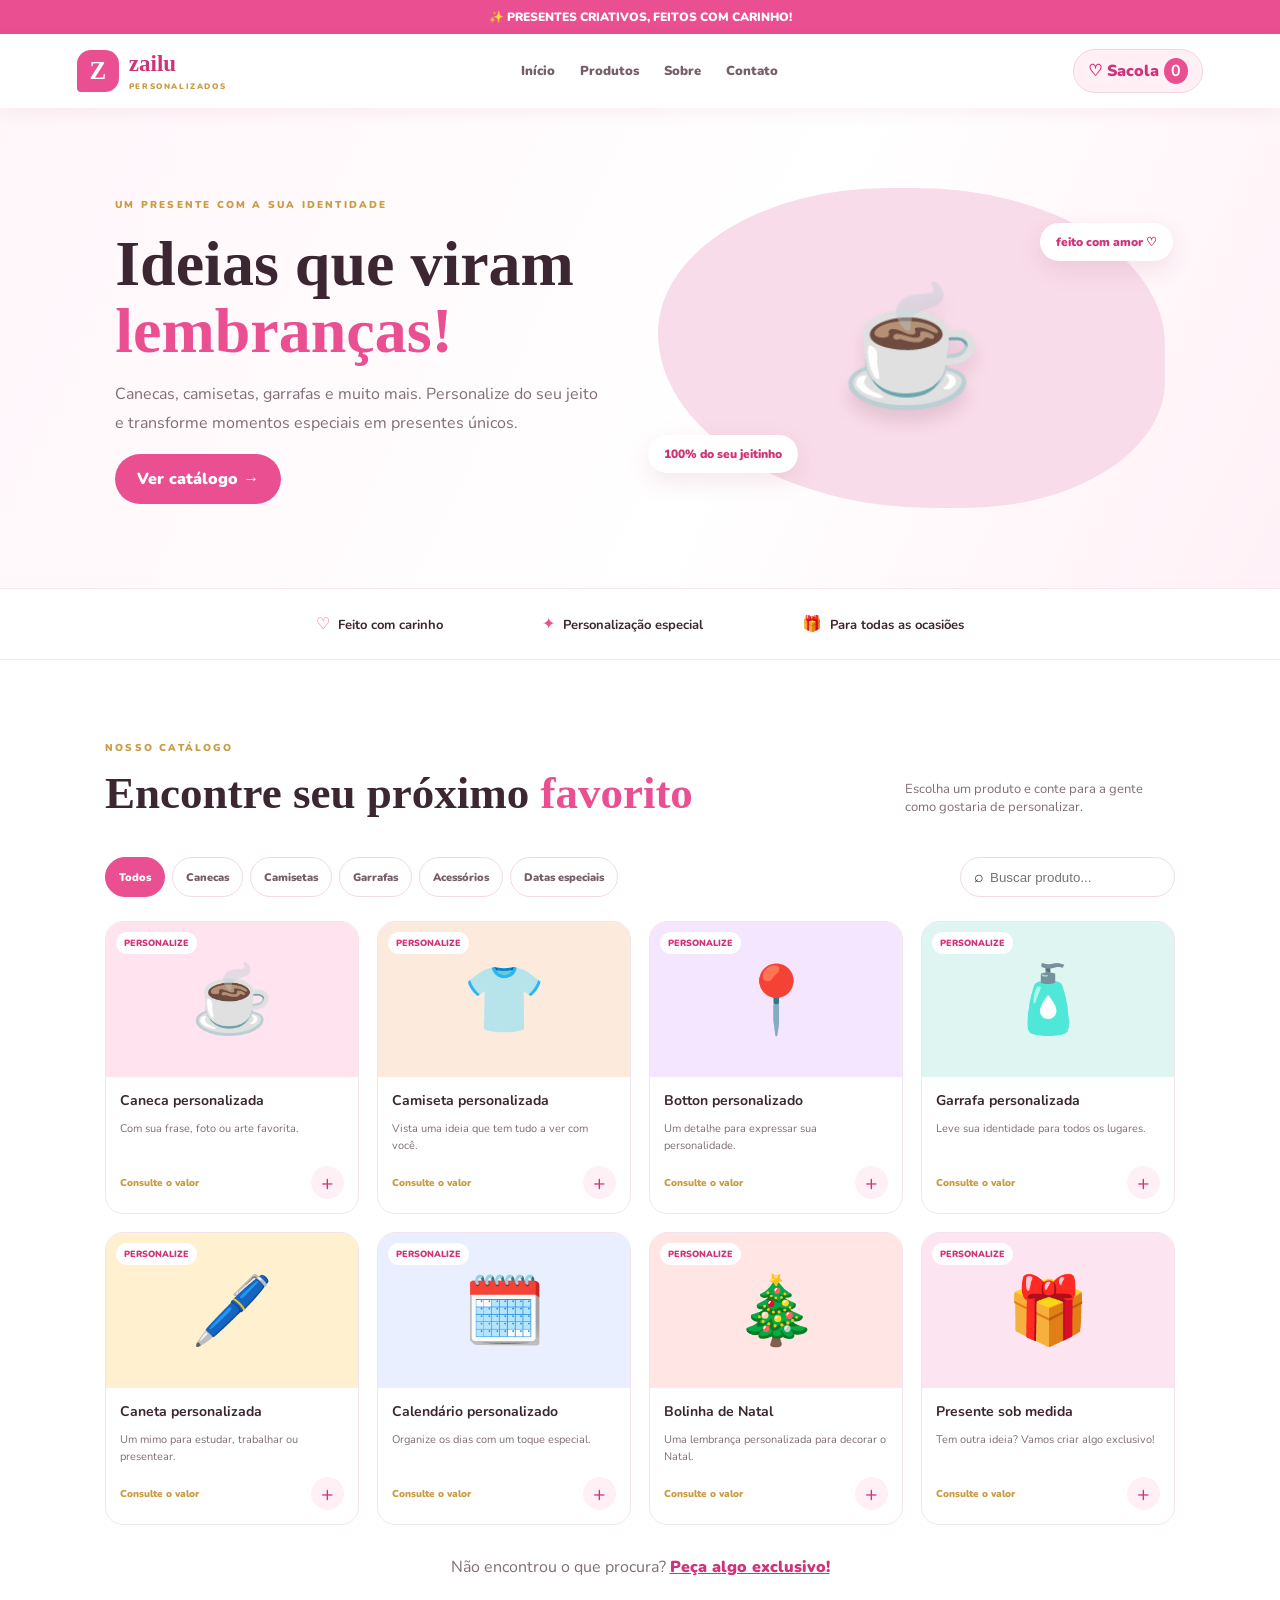
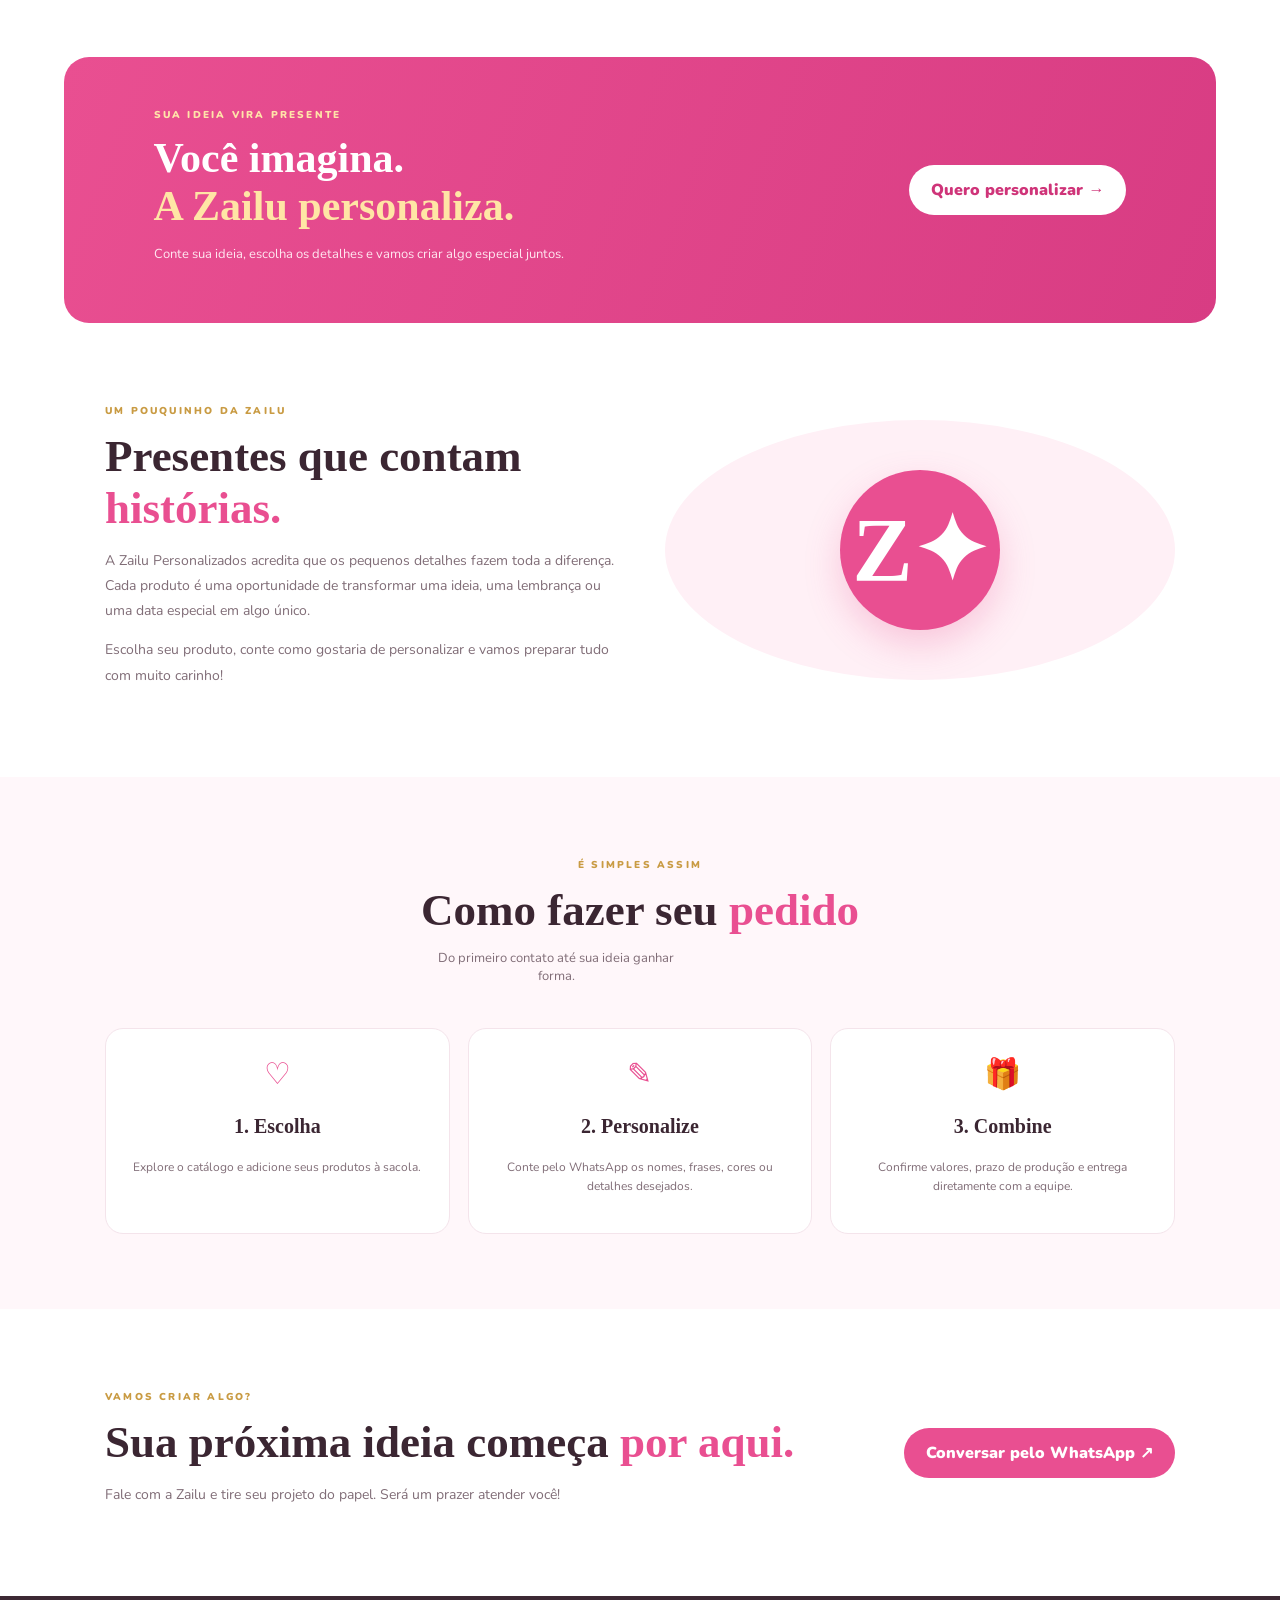
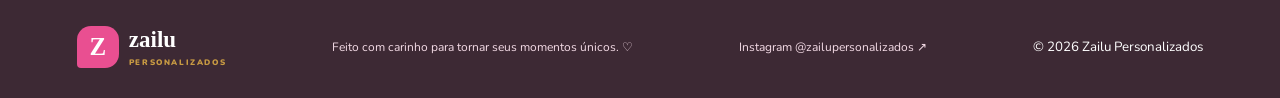
<file: docs/index.html>
<!doctype html>
<html lang="pt-BR"><head><meta charset="utf-8"><meta name="viewport" content="width=device-width,initial-scale=1"><meta name="theme-color" content="#e94f91"><meta name="description" content="Presentes personalizados feitos com carinho pela Zailu Personalizados."><title>Zailu Personalizados</title><link rel="preconnect" href="https://fonts.googleapis.com"><link href="https://fonts.googleapis.com/css2?family=Nunito:wght@400;700;800;900&family=Playfair+Display:wght@700;800&display=swap" rel="stylesheet">
<style>
:root{--p:#e94f91;--d:#cf3479;--s:#fff0f6;--g:#c99b43;--i:#3b2632;--m:#806d77}*{box-sizing:border-box}html{scroll-behavior:smooth}body{margin:0;color:var(--i);font-family:Nunito,sans-serif}a{text-decoration:none;color:inherit}.top{background:var(--p);color:white;text-align:center;padding:9px;font-size:12px;font-weight:900}.head{height:74px;padding:0 6%;display:flex;align-items:center;justify-content:space-between;position:sticky;top:0;background:white;z-index:5;box-shadow:0 4px 18px #7d294010}.logo{display:flex;align-items:center;gap:10px;color:var(--d)}.mark{background:var(--p);color:white;border-radius:14px 14px 14px 4px;width:42px;height:42px;display:grid;place-items:center;font:800 25px Georgia}.logo strong{font:800 23px Georgia}.logo small{display:block;color:var(--g);font:900 8px Nunito;letter-spacing:.2em;margin-top:4px}.nav{display:flex;gap:25px;font-size:13px;font-weight:900;color:#765f6b}.nav a:hover{color:var(--p)}button,.btn{font:inherit;cursor:pointer}.bag{border:1px solid #f1d5e1;background:var(--s);color:var(--d);border-radius:30px;padding:10px 14px;font-weight:900}.bag b{background:var(--p);color:white;border-radius:50%;padding:2px 7px}.hero{background:linear-gradient(115deg,#fff6fa,#fff 58%,#fff1f7);padding:70px 9%;display:grid;grid-template-columns:1fr 1fr;align-items:center;gap:35px;min-height:480px}.eyebrow{color:var(--g);font-size:10px;font-weight:900;letter-spacing:.22em}.hero h1{font:800 clamp(40px,5vw,64px)/1.05 Georgia;margin:16px 0}.hero em,h2 em{color:var(--p);font-style:normal}.hero p,.intro{color:var(--m);line-height:1.8;max-width:490px}.btn{display:inline-block;background:var(--p);color:white;padding:14px 22px;border-radius:30px;font-weight:900;border:0}.btn:hover{background:var(--d)}.art{height:320px;border-radius:48% 52% 42% 58%;background:#f9dce9;display:grid;place-items:center;position:relative}.mug{font-size:115px;filter:drop-shadow(0 12px 8px #71304b24)}.bubble{position:absolute;background:white;color:var(--d);padding:11px 16px;border-radius:30px;box-shadow:0 8px 25px #a34a6d22;font-size:12px;font-weight:900}.b1{top:35px;right:-8px}.b2{bottom:35px;left:-10px}.benefits{display:flex;justify-content:center;gap:8%;padding:24px;border-block:1px solid #f8e5ed}.benefits b{font-size:13px}.benefits span{color:var(--p);margin-right:8px}.wrap{max-width:1120px;margin:auto;padding:75px 25px}.section-title{display:flex;justify-content:space-between;align-items:end;gap:20px;margin-bottom:28px}.section-title h2,.about h2,.contact h2{font:800 clamp(31px,4vw,45px) Georgia;margin:10px 0}.section-title p{color:var(--m);font-size:13px;max-width:270px}.tools{display:flex;justify-content:space-between;gap:15px;flex-wrap:wrap;margin-bottom:24px}.filters{display:flex;gap:7px;flex-wrap:wrap}.filter{border:1px solid #f0dbe5;background:white;color:#765f6b;border-radius:25px;padding:8px 13px;font-size:11px;font-weight:900}.filter.active,.filter:hover{background:var(--p);color:white;border-color:var(--p)}.search{border:1px solid #f0dbe5;border-radius:25px;padding:8px 13px}.search input{border:0;outline:0}.grid{display:grid;grid-template-columns:repeat(4,1fr);gap:18px}.card{border:1px solid #f3e4eb;border-radius:18px;overflow:hidden;transition:.2s}.card:hover{transform:translateY(-4px);box-shadow:0 15px 35px #a34a6d18}.photo{height:155px;background:var(--bg);display:grid;place-items:center;font-size:66px;position:relative}.tag{position:absolute;top:10px;left:10px;background:white;color:var(--d);font-size:9px;padding:5px 8px;border-radius:20px;font-weight:900}.info{padding:14px}.info h3{font-size:14px;margin:0 0 6px}.info p{font-size:11px;color:var(--m);line-height:1.5;min-height:34px}.line{display:flex;justify-content:space-between;align-items:center}.price{font-size:10px;color:var(--g);font-weight:900}.add{border:0;border-radius:50%;background:var(--s);color:var(--d);width:33px;height:33px;font-size:21px}.banner{margin:0 5%;border-radius:25px;background:linear-gradient(110deg,#e94f91,#d83c83);color:white;padding:45px 7%;display:flex;align-items:center;justify-content:space-between;gap:20px}.banner h2{font:800 42px Georgia;margin:10px 0}.banner p{color:#ffe7f0;font-size:13px;max-width:420px;line-height:1.7}.banner .eyebrow{color:#ffe4a9}.light{background:white;color:var(--d);white-space:nowrap}.about{display:grid;grid-template-columns:1fr 1fr;gap:50px;align-items:center}.about p,.contact p{color:var(--m);line-height:1.8;font-size:14px}.seal{height:260px;border-radius:50%;background:var(--s);display:grid;place-items:center;color:white;font:800 90px Georgia}.seal span{background:var(--p);width:160px;height:160px;border-radius:50%;display:grid;place-items:center;box-shadow:0 15px 35px #e94f9140}.steps{background:#fff7fa}.steps-grid{display:grid;grid-template-columns:repeat(3,1fr);gap:18px;margin-top:30px}.step{background:white;border:1px solid #f4e4eb;border-radius:18px;padding:25px;text-align:center}.step i{font-style:normal;color:var(--p);font-size:30px}.step h3{font:800 20px Georgia}.step p{font-size:12px;color:var(--m);line-height:1.6}.contact{display:flex;justify-content:space-between;align-items:center;gap:20px}.footer{background:#3d2934;color:white;padding:30px 6%;display:flex;justify-content:space-between;align-items:center;gap:18px;flex-wrap:wrap}.footer p,.footer a{font-size:12px;color:#f5dce7}.overlay{position:fixed;inset:0;background:#21101b88;z-index:9;display:none}.overlay.show{display:block}.drawer{position:fixed;z-index:10;right:0;top:0;height:100vh;width:min(410px,100%);background:white;padding:24px;transform:translateX(105%);transition:.25s;display:flex;flex-direction:column}.drawer.open{transform:translateX(0)}.drawer-head{display:flex;justify-content:space-between;align-items:center}.drawer h2{font:800 27px Georgia}.close{border:0;background:var(--s);color:var(--p);font-size:25px;border-radius:50%;width:38px;height:38px}.items{overflow:auto;flex:1}.item{padding:13px 0;border-bottom:1px solid #f4e5ec;display:flex;justify-content:space-between;gap:10px;font-size:13px}.item button{border:0;background:var(--s);color:var(--d);border-radius:50%;width:25px;height:25px}.drawer-foot{border-top:1px solid #f4e5ec;padding-top:15px}.drawer-foot p{font-size:11px;color:var(--m)}@media(max-width:760px){.nav{display:none}.hero{grid-template-columns:1fr;text-align:center;padding:50px 24px 30px}.hero p{margin:18px auto 25px}.art{height:240px;max-width:420px;width:100%;margin:auto}.benefits{gap:18px;flex-wrap:wrap}.grid{grid-template-columns:repeat(2,1fr);gap:11px}.photo{height:130px}.section-title{display:block}.banner{display:block;text-align:center;padding:35px 24px}.banner p{margin:14px auto 22px}.about{grid-template-columns:1fr}.seal{height:210px}.steps-grid{grid-template-columns:1fr}.contact{display:block;text-align:center}.footer{justify-content:center;text-align:center;flex-direction:column}}@media(max-width:370px){.grid{grid-template-columns:1fr}}
</style></head><body>
<div class="top">✨ PRESENTES CRIATIVOS, FEITOS COM CARINHO!</div>
<header class="head"><a class="logo" href="#inicio"><span class="mark">Z</span><span><strong>zailu</strong><small>PERSONALIZADOS</small></span></a><nav class="nav"><a href="#inicio">Início</a><a href="#produtos">Produtos</a><a href="#sobre">Sobre</a><a href="#contato">Contato</a></nav><button class="bag" id="openBag">♡ Sacola <b id="count">0</b></button></header>
<main>
<section class="hero" id="inicio"><div><span class="eyebrow">UM PRESENTE COM A SUA IDENTIDADE</span><h1>Ideias que viram<br><em>lembranças!</em></h1><p>Canecas, camisetas, garrafas e muito mais. Personalize do seu jeito e transforme momentos especiais em presentes únicos.</p><a class="btn" href="#produtos">Ver catálogo →</a></div><div class="art"><span class="mug">☕</span><span class="bubble b1">feito com amor ♡</span><span class="bubble b2">100% do seu jeitinho</span></div></section>
<section class="benefits"><div><span>♡</span><b>Feito com carinho</b></div><div><span>✦</span><b>Personalização especial</b></div><div><span>🎁</span><b>Para todas as ocasiões</b></div></section>
<section class="wrap" id="produtos"><div class="section-title"><div><span class="eyebrow">NOSSO CATÁLOGO</span><h2>Encontre seu próximo <em>favorito</em></h2></div><p>Escolha um produto e conte para a gente como gostaria de personalizar.</p></div><div class="tools"><div class="filters" id="filters"><button class="filter active" data-cat="todos">Todos</button><button class="filter" data-cat="canecas">Canecas</button><button class="filter" data-cat="vestuario">Camisetas</button><button class="filter" data-cat="garrafas">Garrafas</button><button class="filter" data-cat="acessorios">Acessórios</button><button class="filter" data-cat="datas">Datas especiais</button></div><label class="search">⌕ <input id="search" placeholder="Buscar produto..."></label></div><div class="grid" id="grid"></div><p class="intro" style="text-align:center;margin:28px auto 0">Não encontrou o que procura? <a href="#contato" style="color:var(--d);font-weight:900;text-decoration:underline">Peça algo exclusivo!</a></p></section>
<section class="banner"><div><span class="eyebrow">SUA IDEIA VIRA PRESENTE</span><h2>Você imagina.<br><em style="color:#ffe5a5">A Zailu personaliza.</em></h2><p>Conte sua ideia, escolha os detalhes e vamos criar algo especial juntos.</p></div><a class="btn light" href="#contato">Quero personalizar →</a></section>
<section class="wrap about" id="sobre"><div><span class="eyebrow">UM POUQUINHO DA ZAILU</span><h2>Presentes que contam <em>histórias.</em></h2><p>A Zailu Personalizados acredita que os pequenos detalhes fazem toda a diferença. Cada produto é uma oportunidade de transformar uma ideia, uma lembrança ou uma data especial em algo único.</p><p>Escolha seu produto, conte como gostaria de personalizar e vamos preparar tudo com muito carinho!</p></div><div class="seal"><span>Z✦</span></div></section>
<section class="steps"><div class="wrap"><div class="section-title" style="justify-content:center;text-align:center"><div><span class="eyebrow">É SIMPLES ASSIM</span><h2>Como fazer seu <em>pedido</em></h2><p>Do primeiro contato até sua ideia ganhar forma.</p></div></div><div class="steps-grid"><article class="step"><i>♡</i><h3>1. Escolha</h3><p>Explore o catálogo e adicione seus produtos à sacola.</p></article><article class="step"><i>✎</i><h3>2. Personalize</h3><p>Conte pelo WhatsApp os nomes, frases, cores ou detalhes desejados.</p></article><article class="step"><i>🎁</i><h3>3. Combine</h3><p>Confirme valores, prazo de produção e entrega diretamente com a equipe.</p></article></div></div></section>
<section class="wrap contact" id="contato"><div><span class="eyebrow">VAMOS CRIAR ALGO?</span><h2>Sua próxima ideia começa <em>por aqui.</em></h2><p>Fale com a Zailu e tire seu projeto do papel. Será um prazer atender você!</p></div><a class="btn" href="https://wa.me/5512981266819?text=Ol%C3%A1%2C%20vim%20pelo%20site%20da%20Zailu%20Personalizados!" target="_blank" rel="noopener">Conversar pelo WhatsApp ↗</a></section>
</main><footer class="footer"><a class="logo" href="#inicio"><span class="mark">Z</span><span><strong style="color:white">zailu</strong><small>PERSONALIZADOS</small></span></a><p>Feito com carinho para tornar seus momentos únicos. ♡</p><a href="https://www.instagram.com/zailupersonalizados/" target="_blank" rel="noopener">Instagram @zailupersonalizados ↗</a><small>© <span id="year"></span> Zailu Personalizados</small></footer>
<div class="overlay" id="overlay"></div><aside class="drawer" id="drawer"><div class="drawer-head"><h2>Sua sacola ♡</h2><button class="close" id="close">×</button></div><div class="items" id="items"><p class="intro">Sua sacola está esperando por uma ideia especial. ✨</p></div><div class="drawer-foot"><p>Valores, disponibilidade, personalização e prazo serão confirmados pelo WhatsApp.</p><button class="btn" id="send" style="width:100%">Enviar pedido pelo WhatsApp ↗</button></div></aside>
<script>
const products=[
{id:1,n:"Caneca personalizada",c:"canecas",d:"Com sua frase, foto ou arte favorita.",e:"☕",b:"#ffe3ef"},{id:2,n:"Camiseta personalizada",c:"vestuario",d:"Vista uma ideia que tem tudo a ver com você.",e:"👕",b:"#fcebdc"},{id:3,n:"Botton personalizado",c:"acessorios",d:"Um detalhe para expressar sua personalidade.",e:"📍",b:"#f4e6ff"},{id:4,n:"Garrafa personalizada",c:"garrafas",d:"Leve sua identidade para todos os lugares.",e:"🧴",b:"#dff5f1"},{id:5,n:"Caneta personalizada",c:"acessorios",d:"Um mimo para estudar, trabalhar ou presentear.",e:"🖊️",b:"#fff0cf"},{id:6,n:"Calendário personalizado",c:"datas",d:"Organize os dias com um toque especial.",e:"🗓️",b:"#e9efff"},{id:7,n:"Bolinha de Natal",c:"datas",d:"Uma lembrança personalizada para decorar o Natal.",e:"🎄",b:"#ffe5e3"},{id:8,n:"Presente sob medida",c:"todos",d:"Tem outra ideia? Vamos criar algo exclusivo!",e:"🎁",b:"#fce5f0"}];
let cart=[],category="todos";const grid=document.getElementById("grid");
function render(){let q=document.getElementById("search").value.toLocaleLowerCase("pt-BR");let list=products.filter(p=>(category==="todos"||p.c===category||p.c==="todos")&&(p.n+" "+p.d).toLocaleLowerCase("pt-BR").includes(q));grid.innerHTML=list.map(p=>'<article class="card"><div class="photo" style="--bg:'+p.b+'"><span class="tag">PERSONALIZE</span>'+p.e+'</div><div class="info"><h3>'+p.n+'</h3><p>'+p.d+'</p><div class="line"><span class="price">Consulte o valor</span><button class="add" data-add="'+p.id+'">+</button></div></div></article>').join("")||"<p>Nenhum produto encontrado.</p>"}
function update(){document.getElementById("count").textContent=cart.reduce((s,p)=>s+p.qty,0);document.getElementById("items").innerHTML=cart.length?cart.map(p=>'<div class="item"><span>'+p.e+' '+p.n+' × '+p.qty+'</span><span><button data-dec="'+p.id+'">−</button> <button data-inc="'+p.id+'">+</button></span></div>').join(""):"<p class='intro'>Sua sacola está esperando por uma ideia especial. ✨</p>"}
function show(){document.getElementById("drawer").classList.add("open");document.getElementById("overlay").classList.add("show")}function hide(){document.getElementById("drawer").classList.remove("open");document.getElementById("overlay").classList.remove("show")}
grid.addEventListener("click",e=>{let b=e.target.closest("[data-add]");if(!b)return;let p=products.find(x=>x.id===+b.dataset.add),f=cart.find(x=>x.id===p.id);f?f.qty++:cart.push({...p,qty:1});update()});
document.getElementById("items").addEventListener("click",e=>{let id=+(e.target.dataset.inc||e.target.dataset.dec);if(!id)return;let p=cart.find(x=>x.id===id);p.qty+=e.target.dataset.inc?1:-1;if(p.qty<1)cart=cart.filter(x=>x.id!==id);update()});
document.getElementById("filters").addEventListener("click",e=>{let b=e.target.closest("[data-cat]");if(!b)return;category=b.dataset.cat;document.querySelectorAll(".filter").forEach(x=>x.classList.toggle("active",x===b));render()});document.getElementById("search").addEventListener("input",render);
document.getElementById("openBag").onclick=show;document.getElementById("close").onclick=hide;document.getElementById("overlay").onclick=hide;
document.getElementById("send").onclick=()=>{if(!cart.length){alert("Adicione um produto à sacola primeiro.");return}let msg="Olá! Vim pelo site da Zailu Personalizados e gostaria de fazer um pedido:\n\n"+cart.map(p=>"• "+p.n+" — quantidade: "+p.qty).join("\n")+"\n\nPode me informar valores, opções de personalização e prazo?";window.open("https://wa.me/5512981266819?text="+encodeURIComponent(msg),"_blank","noopener")};
document.getElementById("year").textContent=new Date().getFullYear();render();update();
</script></body></html>
</file>
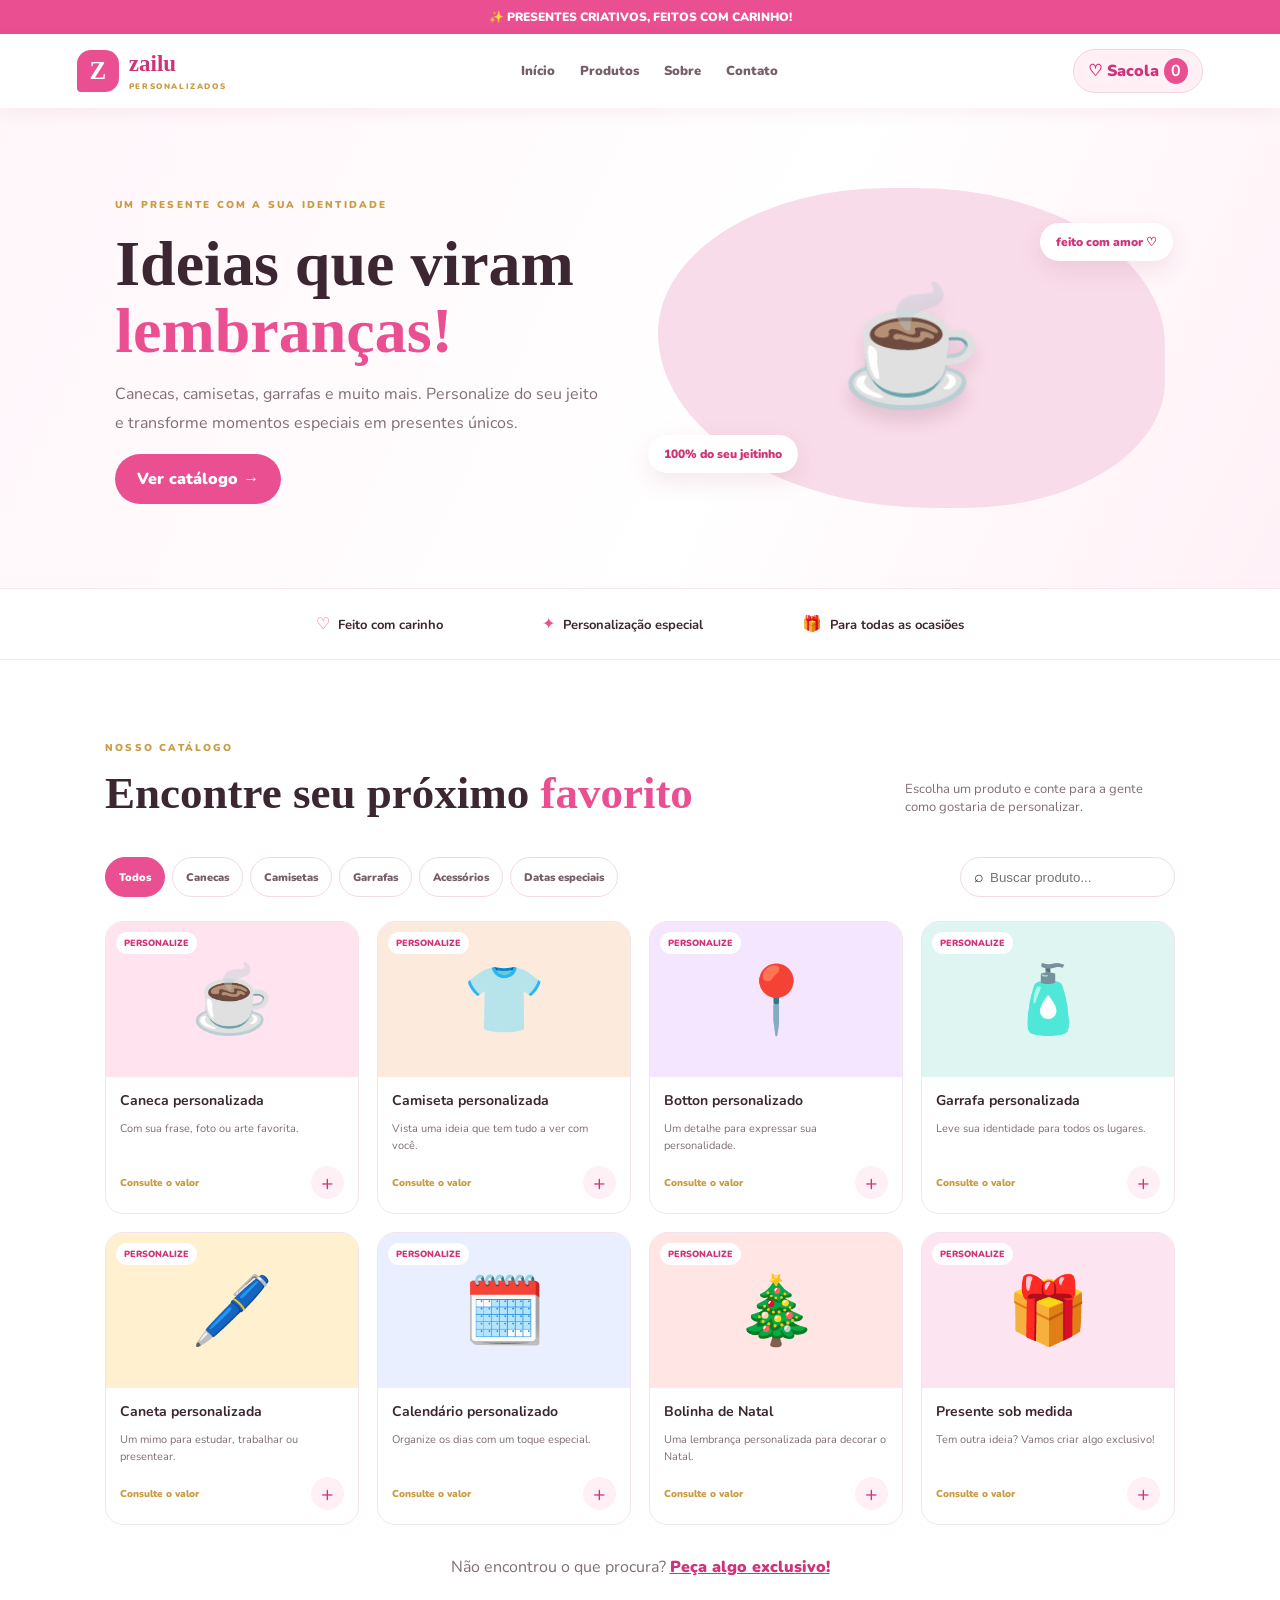
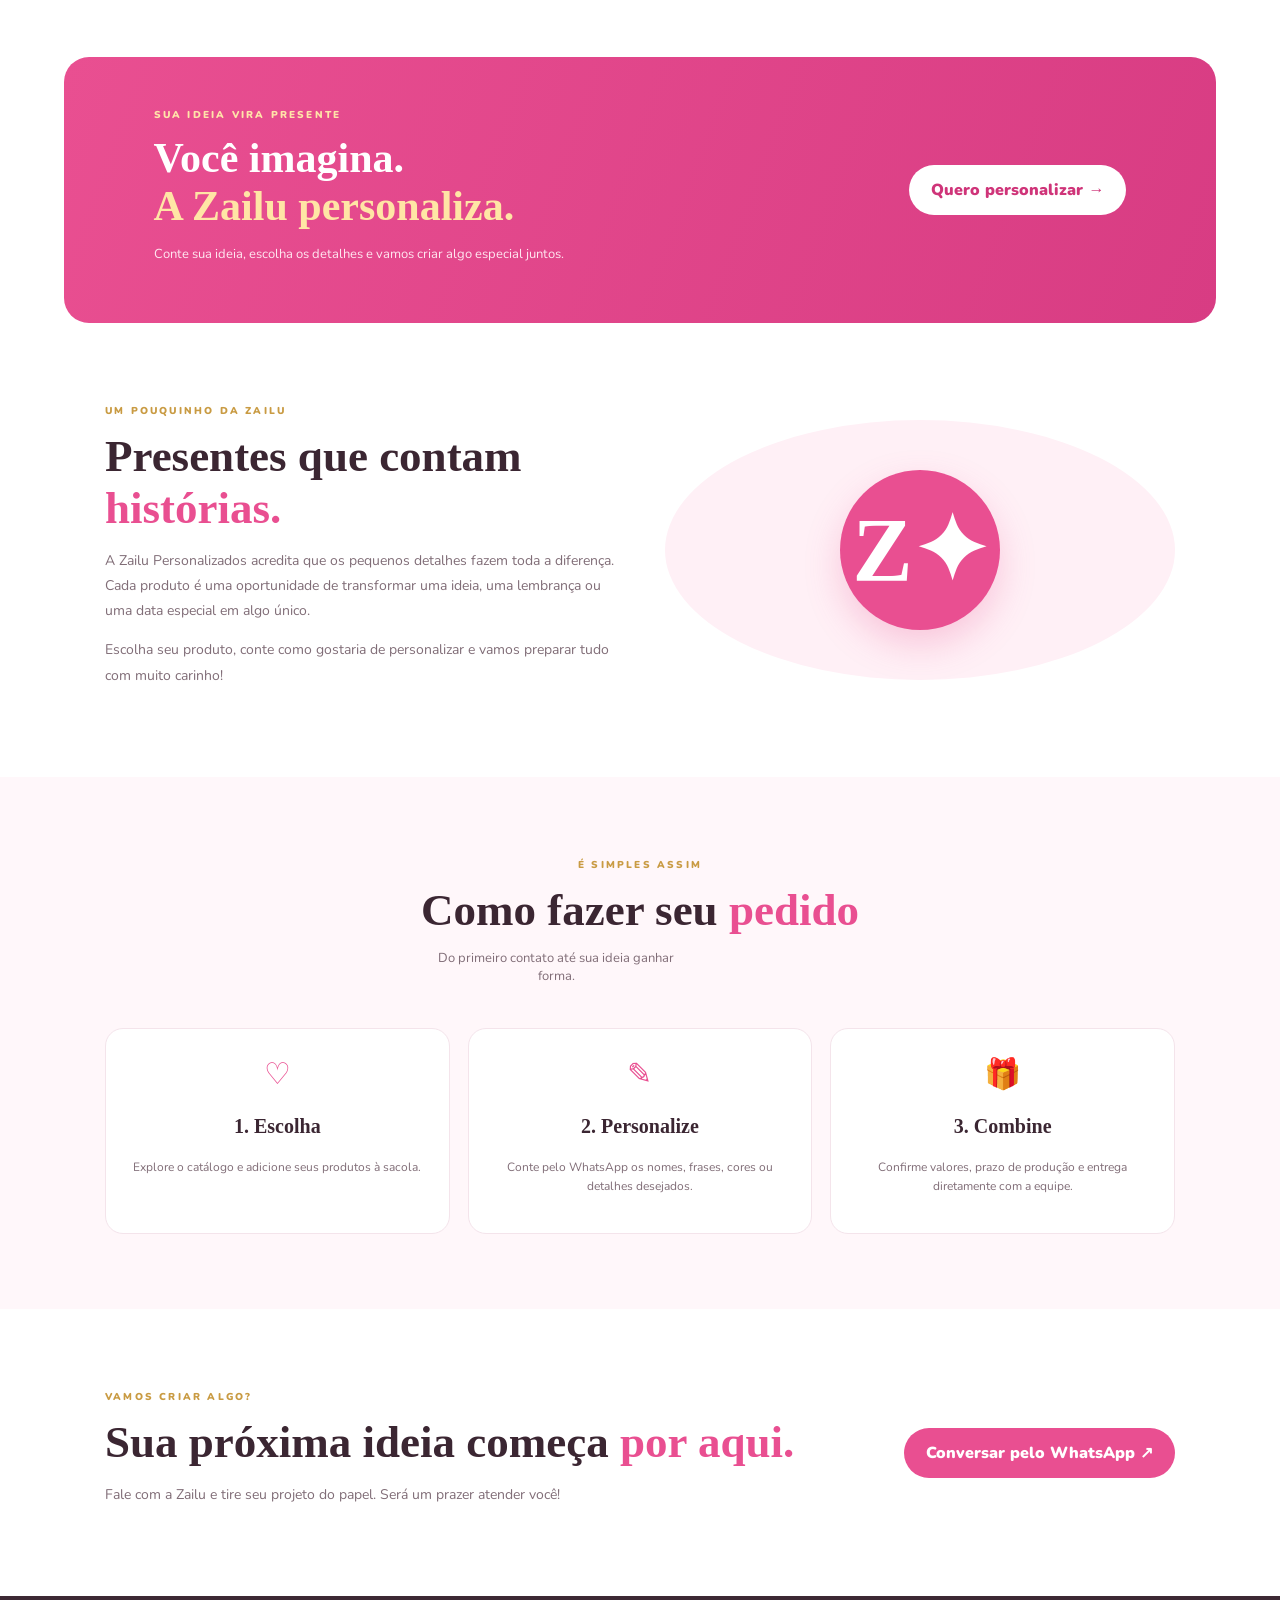
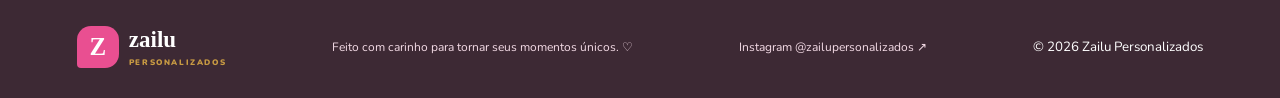
<file: nova-versao/index.html>
<!doctype html>
<html lang="pt-BR"><head><meta charset="utf-8"><meta name="viewport" content="width=device-width,initial-scale=1"><meta name="theme-color" content="#e94f91"><meta name="description" content="Catálogo da Zailu Personalizados: presentes e produtos feitos do seu jeito."><title>Zailu Personalizados | Nova versão</title><link rel="preconnect" href="https://fonts.googleapis.com"><link href="https://fonts.googleapis.com/css2?family=Nunito:wght@400;700;800;900&family=Playfair+Display:wght@700;800&display=swap" rel="stylesheet">
<style>
:root{--p:#e94f91;--d:#cf3479;--s:#fff0f6;--g:#c99b43;--i:#3b2632;--m:#806d77}*{box-sizing:border-box}html{scroll-behavior:smooth}body{margin:0;color:var(--i);font-family:Nunito,sans-serif}a{text-decoration:none;color:inherit}.top{background:var(--p);color:white;text-align:center;padding:9px;font-size:12px;font-weight:900}.head{height:74px;padding:0 6%;display:flex;align-items:center;justify-content:space-between;position:sticky;top:0;background:white;z-index:5;box-shadow:0 4px 18px #7d294010}.logo{display:flex;align-items:center;gap:10px;color:var(--d)}.mark{background:var(--p);color:white;border-radius:14px 14px 14px 4px;width:42px;height:42px;display:grid;place-items:center;font:800 25px Georgia}.logo strong{font:800 23px Georgia}.logo small{display:block;color:var(--g);font:900 8px Nunito;letter-spacing:.2em;margin-top:4px}.nav{display:flex;gap:25px;font-size:13px;font-weight:900;color:#765f6b}.nav a:hover{color:var(--p)}button,.btn{font:inherit;cursor:pointer}.bag{border:1px solid #f1d5e1;background:var(--s);color:var(--d);border-radius:30px;padding:10px 14px;font-weight:900}.bag b{background:var(--p);color:white;border-radius:50%;padding:2px 7px}.hero{background:linear-gradient(115deg,#fff6fa,#fff 58%,#fff1f7);padding:70px 9%;display:grid;grid-template-columns:1fr 1fr;align-items:center;gap:35px;min-height:480px}.eyebrow{color:var(--g);font-size:10px;font-weight:900;letter-spacing:.22em}.hero h1{font:800 clamp(40px,5vw,64px)/1.05 Georgia;margin:16px 0}.hero em,h2 em{color:var(--p);font-style:normal}.hero p,.intro{color:var(--m);line-height:1.8;max-width:490px}.btn{display:inline-block;background:var(--p);color:white;padding:14px 22px;border-radius:30px;font-weight:900;border:0}.btn:hover{background:var(--d)}.art{height:320px;border-radius:48% 52% 42% 58%;background:#f9dce9;display:grid;place-items:center;position:relative}.mug{font-size:115px;filter:drop-shadow(0 12px 8px #71304b24)}.bubble{position:absolute;background:white;color:var(--d);padding:11px 16px;border-radius:30px;box-shadow:0 8px 25px #a34a6d22;font-size:12px;font-weight:900}.b1{top:35px;right:-8px}.b2{bottom:35px;left:-10px}.benefits{display:flex;justify-content:center;gap:8%;padding:24px;border-block:1px solid #f8e5ed}.benefits b{font-size:13px}.benefits span{color:var(--p);margin-right:8px}.wrap{max-width:1120px;margin:auto;padding:75px 25px}.section-title{display:flex;justify-content:space-between;align-items:end;gap:20px;margin-bottom:28px}.section-title h2,.about h2,.contact h2{font:800 clamp(31px,4vw,45px) Georgia;margin:10px 0}.section-title p{color:var(--m);font-size:13px;max-width:270px}.tools{display:flex;justify-content:space-between;gap:15px;flex-wrap:wrap;margin-bottom:24px}.filters{display:flex;gap:7px;flex-wrap:wrap}.filter{border:1px solid #f0dbe5;background:white;color:#765f6b;border-radius:25px;padding:8px 13px;font-size:11px;font-weight:900}.filter.active,.filter:hover{background:var(--p);color:white;border-color:var(--p)}.search{border:1px solid #f0dbe5;border-radius:25px;padding:8px 13px}.search input{border:0;outline:0}.grid{display:grid;grid-template-columns:repeat(4,1fr);gap:18px}.card{border:1px solid #f3e4eb;border-radius:18px;overflow:hidden;transition:.2s}.card:hover{transform:translateY(-4px);box-shadow:0 15px 35px #a34a6d18}.photo{height:155px;background:var(--bg);display:grid;place-items:center;font-size:66px;position:relative}.tag{position:absolute;top:10px;left:10px;background:white;color:var(--d);font-size:9px;padding:5px 8px;border-radius:20px;font-weight:900}.info{padding:14px}.info h3{font-size:14px;margin:0 0 6px}.info p{font-size:11px;color:var(--m);line-height:1.5;min-height:34px}.line{display:flex;justify-content:space-between;align-items:center}.price{font-size:10px;color:var(--g);font-weight:900}.add{border:0;border-radius:50%;background:var(--s);color:var(--d);width:33px;height:33px;font-size:21px}.banner{margin:0 5%;border-radius:25px;background:linear-gradient(110deg,#e94f91,#d83c83);color:white;padding:45px 7%;display:flex;align-items:center;justify-content:space-between;gap:20px}.banner h2{font:800 42px Georgia;margin:10px 0}.banner p{color:#ffe7f0;font-size:13px;max-width:420px;line-height:1.7}.banner .eyebrow{color:#ffe4a9}.light{background:white;color:var(--d);white-space:nowrap}.about{display:grid;grid-template-columns:1fr 1fr;gap:50px;align-items:center}.about p,.contact p{color:var(--m);line-height:1.8;font-size:14px}.seal{height:260px;border-radius:50%;background:var(--s);display:grid;place-items:center;color:white;font:800 90px Georgia}.seal span{background:var(--p);width:160px;height:160px;border-radius:50%;display:grid;place-items:center;box-shadow:0 15px 35px #e94f9140}.steps{background:#fff7fa}.steps-grid{display:grid;grid-template-columns:repeat(3,1fr);gap:18px;margin-top:30px}.step{background:white;border:1px solid #f4e4eb;border-radius:18px;padding:25px;text-align:center}.step i{font-style:normal;color:var(--p);font-size:30px}.step h3{font:800 20px Georgia}.step p{font-size:12px;color:var(--m);line-height:1.6}.contact{display:flex;justify-content:space-between;align-items:center;gap:20px}.footer{background:#3d2934;color:white;padding:30px 6%;display:flex;justify-content:space-between;align-items:center;gap:18px;flex-wrap:wrap}.footer p,.footer a{font-size:12px;color:#f5dce7}.overlay{position:fixed;inset:0;background:#21101b88;z-index:9;display:none}.overlay.show{display:block}.drawer{position:fixed;z-index:10;right:0;top:0;height:100vh;width:min(410px,100%);background:white;padding:24px;transform:translateX(105%);transition:.25s;display:flex;flex-direction:column}.drawer.open{transform:translateX(0)}.drawer-head{display:flex;justify-content:space-between;align-items:center}.drawer h2{font:800 27px Georgia}.close{border:0;background:var(--s);color:var(--p);font-size:25px;border-radius:50%;width:38px;height:38px}.items{overflow:auto;flex:1}.item{padding:13px 0;border-bottom:1px solid #f4e5ec;display:flex;justify-content:space-between;gap:10px;font-size:13px}.item button{border:0;background:var(--s);color:var(--d);border-radius:50%;width:25px;height:25px}.drawer-foot{border-top:1px solid #f4e5ec;padding-top:15px}.drawer-foot p{font-size:11px;color:var(--m)}@media(max-width:760px){.nav{display:none}.hero{grid-template-columns:1fr;text-align:center;padding:50px 24px 30px}.hero p{margin:18px auto 25px}.art{height:240px;max-width:420px;width:100%;margin:auto}.benefits{gap:18px;flex-wrap:wrap}.grid{grid-template-columns:repeat(2,1fr);gap:11px}.photo{height:130px}.section-title{display:block}.banner{display:block;text-align:center;padding:35px 24px}.banner p{margin:14px auto 22px}.about{grid-template-columns:1fr}.seal{height:210px}.steps-grid{grid-template-columns:1fr}.contact{display:block;text-align:center}.footer{justify-content:center;text-align:center;flex-direction:column}}@media(max-width:370px){.grid{grid-template-columns:1fr}}
</style></head><body>
<div class="top">✨ PRESENTES CRIATIVOS, FEITOS COM CARINHO!</div>
<header class="head"><a class="logo" href="#inicio"><span class="mark">Z</span><span><strong>zailu</strong><small>PERSONALIZADOS</small></span></a><nav class="nav"><a href="#inicio">Início</a><a href="#produtos">Produtos</a><a href="#sobre">Sobre</a><a href="#contato">Contato</a></nav><button class="bag" id="openBag">♡ Sacola <b id="count">0</b></button></header>
<main>
<section class="hero" id="inicio"><div><span class="eyebrow">UM PRESENTE COM A SUA IDENTIDADE</span><h1>Ideias que viram<br><em>lembranças!</em></h1><p>Canecas, camisetas, garrafas e muito mais. Personalize do seu jeito e transforme momentos especiais em presentes únicos.</p><a class="btn" href="#produtos">Ver catálogo →</a></div><div class="art"><span class="mug">☕</span><span class="bubble b1">feito com amor ♡</span><span class="bubble b2">100% do seu jeitinho</span></div></section>
<section class="benefits"><div><span>♡</span><b>Feito com carinho</b></div><div><span>✦</span><b>Personalização especial</b></div><div><span>🎁</span><b>Para todas as ocasiões</b></div></section>
<section class="wrap" id="produtos"><div class="section-title"><div><span class="eyebrow">NOSSO CATÁLOGO</span><h2>Encontre seu próximo <em>favorito</em></h2></div><p>Escolha um produto e conte para a gente como gostaria de personalizar.</p></div><div class="tools"><div class="filters" id="filters"><button class="filter active" data-cat="todos">Todos</button><button class="filter" data-cat="canecas">Canecas</button><button class="filter" data-cat="vestuario">Camisetas</button><button class="filter" data-cat="garrafas">Garrafas</button><button class="filter" data-cat="acessorios">Acessórios</button><button class="filter" data-cat="datas">Datas especiais</button></div><label class="search">⌕ <input id="search" placeholder="Buscar produto..."></label></div><div class="grid" id="grid"></div><p class="intro" style="text-align:center;margin:28px auto 0">Não encontrou o que procura? <a href="#contato" style="color:var(--d);font-weight:900;text-decoration:underline">Peça algo exclusivo!</a></p></section>
<section class="banner"><div><span class="eyebrow">SUA IDEIA VIRA PRESENTE</span><h2>Você imagina.<br><em style="color:#ffe5a5">A Zailu personaliza.</em></h2><p>Conte sua ideia, escolha os detalhes e vamos criar algo especial juntos.</p></div><a class="btn light" href="#contato">Quero personalizar →</a></section>
<section class="wrap about" id="sobre"><div><span class="eyebrow">UM POUQUINHO DA ZAILU</span><h2>Presentes que contam <em>histórias.</em></h2><p>A Zailu Personalizados acredita que os pequenos detalhes fazem toda a diferença. Cada produto é uma oportunidade de transformar uma ideia, uma lembrança ou uma data especial em algo único.</p><p>Escolha seu produto, conte como gostaria de personalizar e vamos preparar tudo com muito carinho!</p></div><div class="seal"><span>Z✦</span></div></section>
<section class="steps"><div class="wrap"><div class="section-title" style="justify-content:center;text-align:center"><div><span class="eyebrow">É SIMPLES ASSIM</span><h2>Como fazer seu <em>pedido</em></h2><p>Do primeiro contato até sua ideia ganhar forma.</p></div></div><div class="steps-grid"><article class="step"><i>♡</i><h3>1. Escolha</h3><p>Explore o catálogo e adicione seus produtos à sacola.</p></article><article class="step"><i>✎</i><h3>2. Personalize</h3><p>Conte pelo WhatsApp os nomes, frases, cores ou detalhes desejados.</p></article><article class="step"><i>🎁</i><h3>3. Combine</h3><p>Confirme valores, prazo de produção e entrega diretamente com a equipe.</p></article></div></div></section>
<section class="wrap contact" id="contato"><div><span class="eyebrow">VAMOS CRIAR ALGO?</span><h2>Sua próxima ideia começa <em>por aqui.</em></h2><p>Fale com a Zailu e tire seu projeto do papel. Será um prazer atender você!</p></div><a class="btn" href="https://wa.me/5512981266819?text=Ol%C3%A1%2C%20vim%20pelo%20site%20da%20Zailu%20Personalizados!" target="_blank" rel="noopener">Conversar pelo WhatsApp ↗</a></section>
</main><footer class="footer"><a class="logo" href="#inicio"><span class="mark">Z</span><span><strong style="color:white">zailu</strong><small>PERSONALIZADOS</small></span></a><p>Feito com carinho para tornar seus momentos únicos. ♡</p><a href="https://www.instagram.com/zailupersonalizados/" target="_blank" rel="noopener">Instagram @zailupersonalizados ↗</a><small>© <span id="year"></span> Zailu Personalizados</small></footer>
<div class="overlay" id="overlay"></div><aside class="drawer" id="drawer"><div class="drawer-head"><h2>Sua sacola ♡</h2><button class="close" id="close">×</button></div><div class="items" id="items"><p class="intro">Sua sacola está esperando por uma ideia especial. ✨</p></div><div class="drawer-foot"><p>Valores, disponibilidade, personalização e prazo serão confirmados pelo WhatsApp.</p><button class="btn" id="send" style="width:100%">Enviar pedido pelo WhatsApp ↗</button></div></aside>
<script>
const products=[
{id:1,n:"Caneca personalizada",c:"canecas",d:"Com sua frase, foto ou arte favorita.",e:"☕",b:"#ffe3ef"},{id:2,n:"Camiseta personalizada",c:"vestuario",d:"Vista uma ideia que tem tudo a ver com você.",e:"👕",b:"#fcebdc"},{id:3,n:"Botton personalizado",c:"acessorios",d:"Um detalhe para expressar sua personalidade.",e:"📍",b:"#f4e6ff"},{id:4,n:"Garrafa personalizada",c:"garrafas",d:"Leve sua identidade para todos os lugares.",e:"🧴",b:"#dff5f1"},{id:5,n:"Caneta personalizada",c:"acessorios",d:"Um mimo para estudar, trabalhar ou presentear.",e:"🖊️",b:"#fff0cf"},{id:6,n:"Calendário personalizado",c:"datas",d:"Organize os dias com um toque especial.",e:"🗓️",b:"#e9efff"},{id:7,n:"Bolinha de Natal",c:"datas",d:"Uma lembrança personalizada para decorar o Natal.",e:"🎄",b:"#ffe5e3"},{id:8,n:"Presente sob medida",c:"todos",d:"Tem outra ideia? Vamos criar algo exclusivo!",e:"🎁",b:"#fce5f0"}];
let cart=[],category="todos";const grid=document.getElementById("grid");
function render(){let q=document.getElementById("search").value.toLocaleLowerCase("pt-BR");let list=products.filter(p=>(category==="todos"||p.c===category||p.c==="todos")&&(p.n+" "+p.d).toLocaleLowerCase("pt-BR").includes(q));grid.innerHTML=list.map(p=>'<article class="card"><div class="photo" style="--bg:'+p.b+'"><span class="tag">PERSONALIZE</span>'+p.e+'</div><div class="info"><h3>'+p.n+'</h3><p>'+p.d+'</p><div class="line"><span class="price">Consulte o valor</span><button class="add" data-add="'+p.id+'">+</button></div></div></article>').join("")||"<p>Nenhum produto encontrado.</p>"}
function update(){document.getElementById("count").textContent=cart.reduce((s,p)=>s+p.qty,0);document.getElementById("items").innerHTML=cart.length?cart.map(p=>'<div class="item"><span>'+p.e+' '+p.n+' × '+p.qty+'</span><span><button data-dec="'+p.id+'">−</button> <button data-inc="'+p.id+'">+</button></span></div>').join(""):"<p class='intro'>Sua sacola está esperando por uma ideia especial. ✨</p>"}
function show(){document.getElementById("drawer").classList.add("open");document.getElementById("overlay").classList.add("show")}function hide(){document.getElementById("drawer").classList.remove("open");document.getElementById("overlay").classList.remove("show")}
grid.addEventListener("click",e=>{let b=e.target.closest("[data-add]");if(!b)return;let p=products.find(x=>x.id===+b.dataset.add),f=cart.find(x=>x.id===p.id);f?f.qty++:cart.push({...p,qty:1});update()});
document.getElementById("items").addEventListener("click",e=>{let id=+(e.target.dataset.inc||e.target.dataset.dec);if(!id)return;let p=cart.find(x=>x.id===id);p.qty+=e.target.dataset.inc?1:-1;if(p.qty<1)cart=cart.filter(x=>x.id!==id);update()});
document.getElementById("filters").addEventListener("click",e=>{let b=e.target.closest("[data-cat]");if(!b)return;category=b.dataset.cat;document.querySelectorAll(".filter").forEach(x=>x.classList.toggle("active",x===b));render()});document.getElementById("search").addEventListener("input",render);
document.getElementById("openBag").onclick=show;document.getElementById("close").onclick=hide;document.getElementById("overlay").onclick=hide;
document.getElementById("send").onclick=()=>{if(!cart.length){alert("Adicione um produto à sacola primeiro.");return}let msg="Olá! Vim pelo site da Zailu Personalizados e gostaria de fazer um pedido:\n\n"+cart.map(p=>"• "+p.n+" — quantidade: "+p.qty).join("\n")+"\n\nPode me informar valores, opções de personalização e prazo?";window.open("https://wa.me/5512981266819?text="+encodeURIComponent(msg),"_blank","noopener")};
document.getElementById("year").textContent=new Date().getFullYear();render();update();
</script></body></html>
</file>
